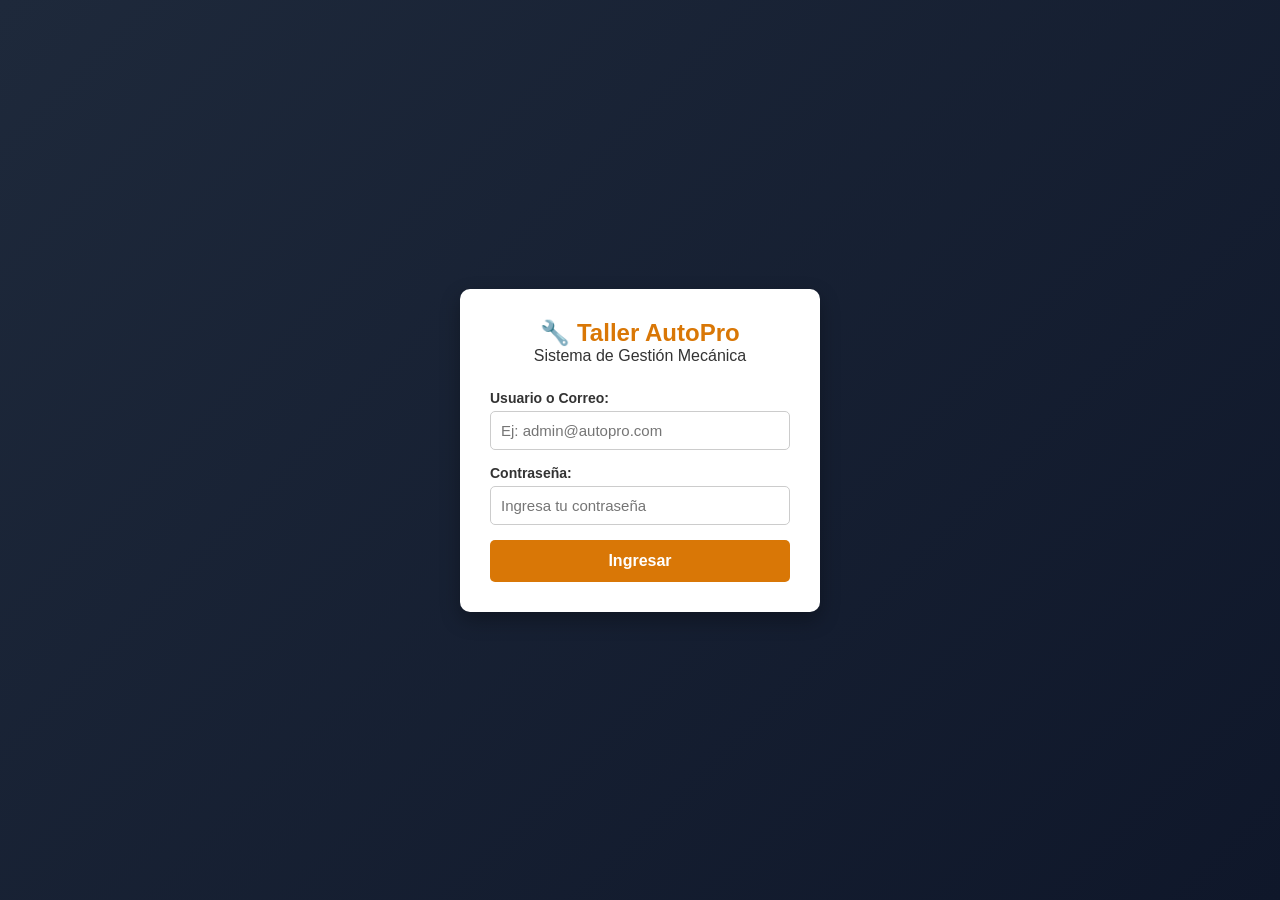
<file: index.html>
<!DOCTYPE html>
<html lang="es">
<head>
    <meta charset="UTF-8">
    <meta name="viewport" content="width=device-width, initial-scale=1.0">
    <title>Login - Taller Mecánico AutoPro</title>
    <link rel="stylesheet" href="css/estilos.css">
    <link rel="stylesheet" href="css/responsive.css">
</head>
<body class="fondo-login">
    <main class="contenedor-login">
        <section class="caja-login">
            <header>
                <h1>🔧 Taller AutoPro</h1>
                <p>Sistema de Gestión Mecánica</p>
            </header>
            
            <form id="formLogin">
                <div class="grupo-input">
                    <label for="usuario">Usuario o Correo:</label>
                    <input type="text" id="usuario" placeholder="Ej: admin@autopro.com">
                </div>
                
                <div class="grupo-input">
                    <label for="password">Contraseña:</label>
                    <input type="password" id="password" placeholder="Ingresa tu contraseña">
                </div>

                <p id="mensajeError" class="error-texto"></p>
                
                <button type="submit" class="btn-primario">Ingresar</button>
            </form>
        </section>
    </main>

    <script src="js/script.js"></script>
</body>
</html>
</file>
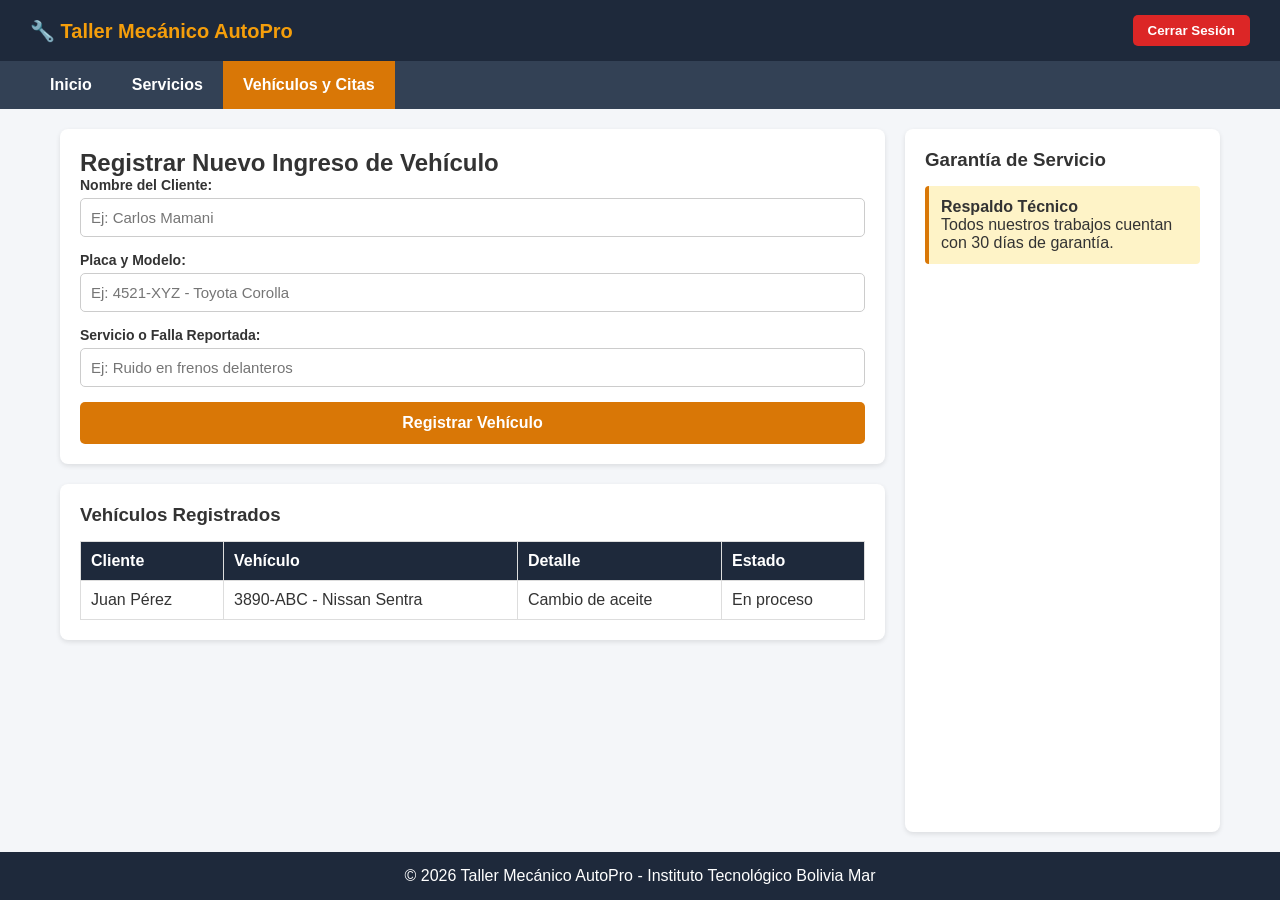
<file: pages/clientes.html>
<!DOCTYPE html>
<html lang="es">
<head>
    <meta charset="UTF-8">
    <meta name="viewport" content="width=device-width, initial-scale=1.0">
    <title>Vehículos y Citas - Taller Mecánico AutoPro</title>
    <link rel="stylesheet" href="../css/estilos.css">
    <link rel="stylesheet" href="../css/responsive.css">
</head>
<body>
    <header class="encabezado-principal">
        <div class="logo">🔧 Taller Mecánico AutoPro</div>
        <button id="btnCerrarSesion" class="btn-salir">Cerrar Sesión</button>
    </header>

    <nav class="menu-navegacion">
        <ul>
            <li><a href="inicio.html">Inicio</a></li>
            <li><a href="servicios.html">Servicios</a></li>
            <li><a href="clientes.html" class="activo">Vehículos y Citas</a></li>
        </ul>
    </nav>

    <div class="contenedor-principal">
        <main class="contenido-central">
            <section class="formulario-registro">
                <h2>Registrar Nuevo Ingreso de Vehículo</h2>
                <form id="formVehiculo">
                    <div class="grupo-input">
                        <label for="cliente">Nombre del Cliente:</label>
                        <input type="text" id="cliente" required placeholder="Ej: Carlos Mamani">
                    </div>
                    <div class="grupo-input">
                        <label for="placa">Placa y Modelo:</label>
                        <input type="text" id="placa" required placeholder="Ej: 4521-XYZ - Toyota Corolla">
                    </div>
                    <div class="grupo-input">
                        <label for="falla">Servicio o Falla Reportada:</label>
                        <input type="text" id="falla" required placeholder="Ej: Ruido en frenos delanteros">
                    </div>
                    <button type="submit" class="btn-primario">Registrar Vehículo</button>
                </form>
            </section>

            <section class="lista-vehiculos">
                <h3>Vehículos Registrados</h3>
                <table class="tabla-datos">
                    <thead>
                        <tr>
                            <th>Cliente</th>
                            <th>Vehículo</th>
                            <th>Detalle</th>
                            <th>Estado</th>
                        </tr>
                    </thead>
                    <tbody id="tablaCuerpo">
                        <tr>
                            <td>Juan Pérez</td>
                            <td>3890-ABC - Nissan Sentra</td>
                            <td>Cambio de aceite</td>
                            <td>En proceso</td>
                        </tr>
                    </tbody>
                </table>
            </section>
        </main>

        <aside class="barra-lateral">
            <h3>Garantía de Servicio</h3>
            <article class="aviso">
                <h4>Respaldo Técnico</h4>
                <p>Todos nuestros trabajos cuentan con 30 días de garantía.</p>
            </article>
        </aside>
    </div>

    <footer class="pie-pagina">
        <p>&copy; 2026 Taller Mecánico AutoPro - Instituto Tecnológico Bolivia Mar</p>
    </footer>

    <script src="../js/script.js"></script>
</body>
</html>
</file>
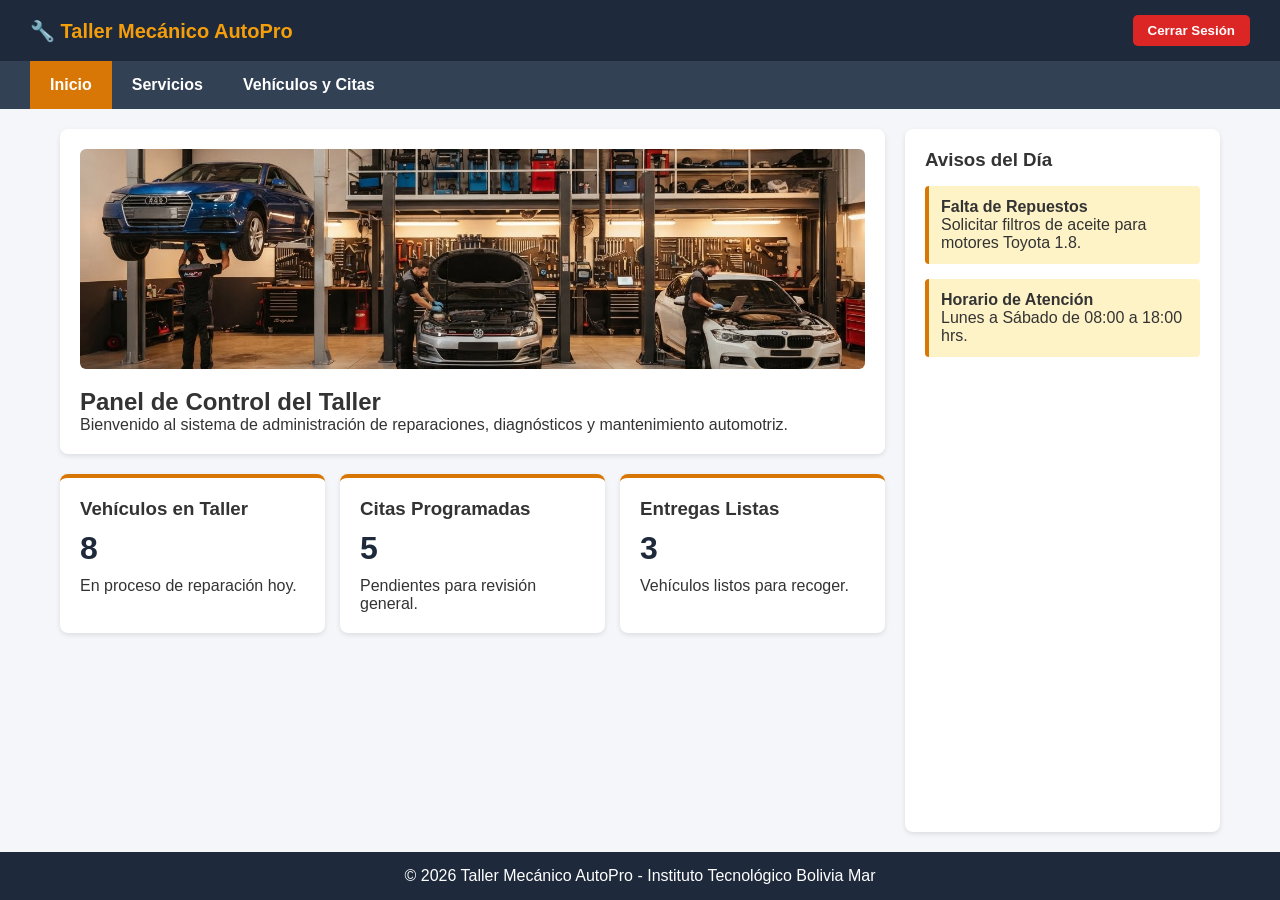
<file: pages/inicio.html>
<!DOCTYPE html>
<html lang="es">
<head>
    <meta charset="UTF-8">
    <meta name="viewport" content="width=device-width, initial-scale=1.0">
    <title>Inicio - Taller Mecánico AutoPro</title>
    <link rel="stylesheet" href="../css/estilos.css">
    <link rel="stylesheet" href="../css/responsive.css">
</head>
<body>
    <header class="encabezado-principal">
        <div class="logo">🔧 Taller Mecánico AutoPro</div>
        <button id="btnCerrarSesion" class="btn-salir">Cerrar Sesión</button>
    </header>

    <nav class="menu-navegacion">
        <ul>
            <li><a href="inicio.html" class="activo">Inicio</a></li>
            <li><a href="servicios.html">Servicios</a></li>
            <li><a href="clientes.html">Vehículos y Citas</a></li>
        </ul>
    </nav>

    <div class="contenedor-principal">
        <main class="contenido-central">
            <section class="tarjeta-bienvenida">
                <img src="../img/banner-taller.jpg" alt="Taller Mecánico AutoPro" class="img-banner">
                <h1>Panel de Control del Taller</h1>
                <p>Bienvenido al sistema de administración de reparaciones, diagnósticos y mantenimiento automotriz.</p>
            </section>


            <section class="grid-resumen">
                <article class="card-info">
                    <h3>Vehículos en Taller</h3>
                    <p class="numero-destacado">8</p>
                    <p>En proceso de reparación hoy.</p>
                </article>
                <article class="card-info">
                    <h3>Citas Programadas</h3>
                    <p class="numero-destacado">5</p>
                    <p>Pendientes para revisión general.</p>
                </article>
                <article class="card-info">
                    <h3>Entregas Listas</h3>
                    <p class="numero-destacado">3</p>
                    <p>Vehículos listos para recoger.</p>
                </article>
            </section>
        </main>

        <aside class="barra-lateral">
            <h3>Avisos del Día</h3>
            <article class="aviso">
                <h4>Falta de Repuestos</h4>
                <p>Solicitar filtros de aceite para motores Toyota 1.8.</p>
            </article>
            <article class="aviso">
                <h4>Horario de Atención</h4>
                <p>Lunes a Sábado de 08:00 a 18:00 hrs.</p>
            </article>
        </aside>
    </div>

    <footer class="pie-pagina">
        <p>&copy; 2026 Taller Mecánico AutoPro - Instituto Tecnológico Bolivia Mar</p>
    </footer>

    <script src="../js/script.js"></script>
</body>
</html>
</file>
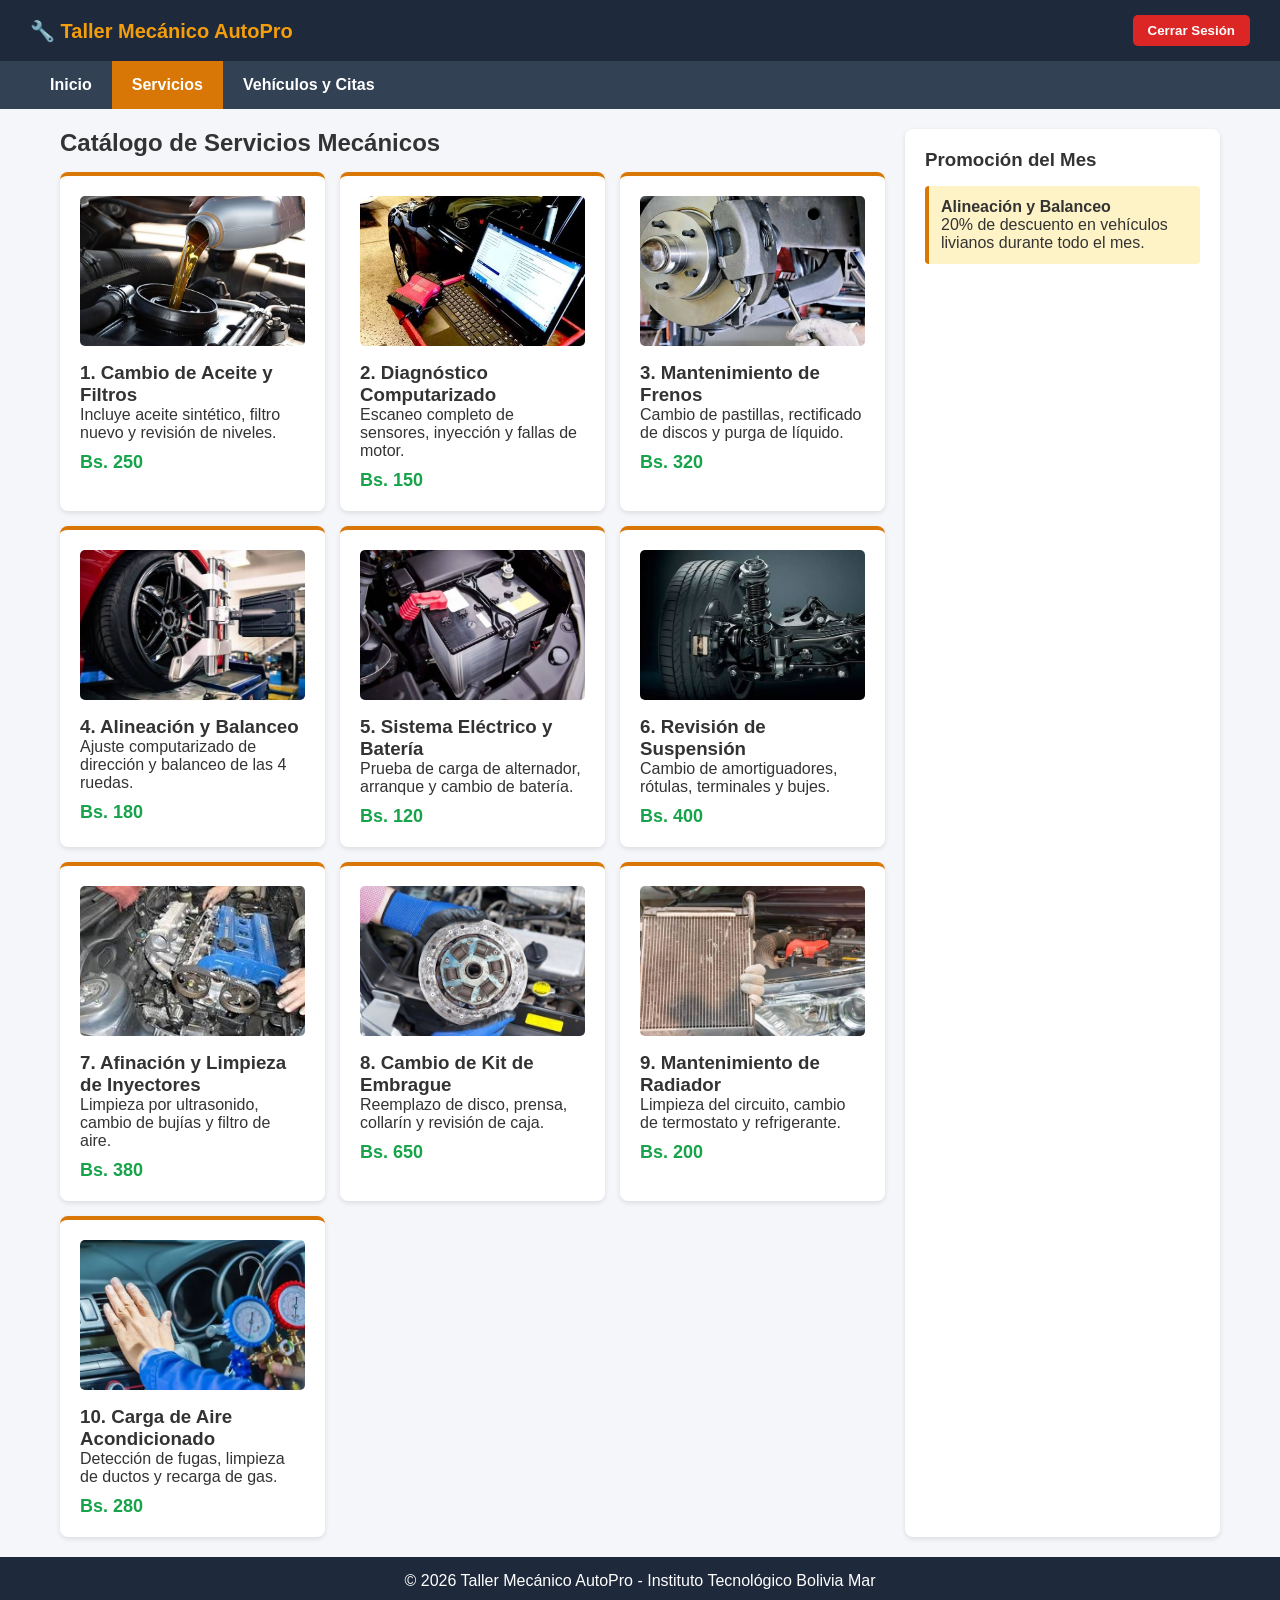
<file: pages/servicios.html>
<!DOCTYPE html>
<html lang="es">
<head>
    <meta charset="UTF-8">
    <meta name="viewport" content="width=device-width, initial-scale=1.0">
    <title>Servicios - Taller Mecánico AutoPro</title>
    <link rel="stylesheet" href="../css/estilos.css">
    <link rel="stylesheet" href="../css/responsive.css">
</head>
<body>
    <header class="encabezado-principal">
        <div class="logo">🔧 Taller Mecánico AutoPro</div>
        <button id="btnCerrarSesion" class="btn-salir">Cerrar Sesión</button>
    </header>

    <nav class="menu-navegacion">
        <ul>
            <li><a href="inicio.html">Inicio</a></li>
            <li><a href="servicios.html" class="activo">Servicios</a></li>
            <li><a href="clientes.html">Vehículos y Citas</a></li>
        </ul>
    </nav>

    <div class="contenedor-principal">
        <main class="contenido-central">
            <section>
                <h2>Catálogo de Servicios Mecánicos</h2>
                <div class="grid-resumen">
    <article class="card-info">
        <img src="../img/aceite.jpg" alt="Cambio de aceite" class="img-servicio">
        <h3>1. Cambio de Aceite y Filtros</h3>
        <p>Incluye aceite sintético, filtro nuevo y revisión de niveles.</p>
        <p class="precio">Bs. 250</p>
    </article>

    <article class="card-info">
        <img src="../img/diagnostico.jpg" alt="Diagnóstico computarizado" class="img-servicio">
        <h3>2. Diagnóstico Computarizado</h3>
        <p>Escaneo completo de sensores, inyección y fallas de motor.</p>
        <p class="precio">Bs. 150</p>
    </article>

    <article class="card-info">
        <img src="../img/frenos.jpg" alt="Mantenimiento de frenos" class="img-servicio">
        <h3>3. Mantenimiento de Frenos</h3>
        <p>Cambio de pastillas, rectificado de discos y purga de líquido.</p>
        <p class="precio">Bs. 320</p>
    </article>

    <article class="card-info">
        <img src="../img/alineacion.jpg" alt="Alineación y balanceo" class="img-servicio">
        <h3>4. Alineación y Balanceo</h3>
        <p>Ajuste computarizado de dirección y balanceo de las 4 ruedas.</p>
        <p class="precio">Bs. 180</p>
    </article>

    <article class="card-info">
        <img src="../img/bateria.jpg" alt="Sistema eléctrico y batería" class="img-servicio">
        <h3>5. Sistema Eléctrico y Batería</h3>
        <p>Prueba de carga de alternador, arranque y cambio de batería.</p>
        <p class="precio">Bs. 120</p>
    </article>

    <article class="card-info">
        <img src="../img/suspension.jpg" alt="Revisión de suspensión" class="img-servicio">
        <h3>6. Revisión de Suspensión</h3>
        <p>Cambio de amortiguadores, rótulas, terminales y bujes.</p>
        <p class="precio">Bs. 400</p>
    </article>

    <article class="card-info">
        <img src="../img/afinacion.jpg" alt="Afinación de motor" class="img-servicio">
        <h3>7. Afinación y Limpieza de Inyectores</h3>
        <p>Limpieza por ultrasonido, cambio de bujías y filtro de aire.</p>
        <p class="precio">Bs. 380</p>
    </article>

    <article class="card-info">
        <img src="../img/embrague.jpg" alt="Sistema de embrague" class="img-servicio">
        <h3>8. Cambio de Kit de Embrague</h3>
        <p>Reemplazo de disco, prensa, collarín y revisión de caja.</p>
        <p class="precio">Bs. 650</p>
    </article>

    <article class="card-info">
        <img src="../img/radiador.jpg" alt="Sistema de refrigeración" class="img-servicio">
        <h3>9. Mantenimiento de Radiador</h3>
        <p>Limpieza del circuito, cambio de termostato y refrigerante.</p>
        <p class="precio">Bs. 200</p>
    </article>

    <article class="card-info">
        <img src="../img/aire.jpg" alt="Aire acondicionado" class="img-servicio">
        <h3>10. Carga de Aire Acondicionado</h3>
        <p>Detección de fugas, limpieza de ductos y recarga de gas.</p>
        <p class="precio">Bs. 280</p>
    </article>
</div>


            </section>
        </main>

        <aside class="barra-lateral">
            <h3>Promoción del Mes</h3>
            <article class="aviso">
                <h4>Alineación y Balanceo</h4>
                <p>20% de descuento en vehículos livianos durante todo el mes.</p>
            </article>
        </aside>
    </div>

    <footer class="pie-pagina">
        <p>&copy; 2026 Taller Mecánico AutoPro - Instituto Tecnológico Bolivia Mar</p>
    </footer>

    <script src="../js/script.js"></script>
</body>
</html>
</file>
<file: css/estilos.css>
* {
    box-sizing: border-box;
    margin: 0;
    padding: 0;
    font-family: Arial, Helvetica, sans-serif;
}

body {
    background-color: #f4f6f9;
    color: #333;
    display: flex;
    flex-direction: column;
    min-height: 100vh;
}

/* --- ESTILOS DEL LOGIN --- */
.fondo-login {
    background: linear-gradient(135deg, #1e293b, #0f172a);
    justify-content: center;
    align-items: center;
}

.contenedor-login {
    width: 100%;
    max-width: 400px;
    padding: 20px;
}

.caja-login {
    background: #ffffff;
    padding: 30px;
    border-radius: 10px;
    box-shadow: 0 8px 20px rgba(0, 0, 0, 0.3);
}

.caja-login header {
    text-align: center;
    margin-bottom: 25px;
}

.caja-login h1 {
    color: #d97706;
    font-size: 24px;
}

.grupo-input {
    margin-bottom: 15px;
}

.grupo-input label {
    display: block;
    margin-bottom: 5px;
    font-weight: bold;
    font-size: 14px;
}

.grupo-input input {
    width: 100%;
    padding: 10px;
    border: 1px solid #ccc;
    border-radius: 5px;
    font-size: 15px;
}

.error-texto {
    color: #dc2626;
    font-size: 14px;
    margin-bottom: 15px;
    text-align: center;
    font-weight: bold;
}

.btn-primario {
    width: 100%;
    padding: 12px;
    background-color: #d97706;
    color: white;
    border: none;
    border-radius: 5px;
    font-size: 16px;
    font-weight: bold;
    cursor: pointer;
}

.btn-primario:hover {
    background-color: #b45309;
}

/* --- ESTRUCTURA PRINCIPAL --- */
.encabezado-principal {
    background-color: #1e293b;
    color: white;
    padding: 15px 30px;
    display: flex;
    justify-content: space-between;
    align-items: center;
}

.logo {
    font-size: 20px;
    font-weight: bold;
    color: #f59e0b;
}

.btn-salir {
    background-color: #dc2626;
    color: white;
    border: none;
    padding: 8px 15px;
    border-radius: 5px;
    cursor: pointer;
    font-weight: bold;
}

.menu-navegacion {
    background-color: #334155;
}

.menu-navegacion ul {
    list-style: none;
    display: flex;
    padding: 0 30px;
}

.menu-navegacion a {
    display: block;
    color: white;
    text-decoration: none;
    padding: 15px 20px;
    font-weight: bold;
}

.menu-navegacion a:hover, .menu-navegacion a.activo {
    background-color: #d97706;
}

.contenedor-principal {
    display: flex;
    flex: 1;
    max-width: 1200px;
    width: 100%;
    margin: 20px auto;
    gap: 20px;
    padding: 0 20px;
}

.contenido-central {
    flex: 3;
}

.barra-lateral {
    flex: 1;
    background: white;
    padding: 20px;
    border-radius: 8px;
    box-shadow: 0 2px 5px rgba(0,0,0,0.1);
}

.tarjeta-bienvenida, .formulario-registro, .lista-vehiculos {
    background: white;
    padding: 20px;
    border-radius: 8px;
    margin-bottom: 20px;
    box-shadow: 0 2px 5px rgba(0,0,0,0.1);
}

.grid-resumen {
    display: grid;
    grid-template-columns: repeat(3, 1fr);
    gap: 15px;
    margin-top: 15px;
}

.card-info {
    background: white;
    padding: 20px;
    border-radius: 8px;
    border-top: 4px solid #d97706;
    box-shadow: 0 2px 5px rgba(0,0,0,0.1);
}

.numero-destacado {
    font-size: 32px;
    font-weight: bold;
    color: #1e293b;
    margin: 10px 0;
}

.precio {
    font-size: 18px;
    font-weight: bold;
    color: #16a34a;
    margin-top: 10px;
}

.aviso {
    background: #fef3c7;
    padding: 12px;
    border-left: 4px solid #d97706;
    margin-top: 15px;
    border-radius: 4px;
}

.tabla-datos {
    width: 100%;
    border-collapse: collapse;
    margin-top: 15px;
}

.tabla-datos th, .tabla-datos td {
    border: 1px solid #ddd;
    padding: 10px;
    text-align: left;
}

.tabla-datos th {
    background-color: #1e293b;
    color: white;
}

.pie-pagina {
    background-color: #1e293b;
    color: white;
    text-align: center;
    padding: 15px;
    margin-top: auto;
}

/* --- ESTILOS DE IMÁGENES --- */
.img-banner {
    width: 100%;
    height: 220px;
    object-fit: cover;
    border-radius: 6px;
    margin-bottom: 15px;
}

.img-servicio {
    width: 100%;
    height: 150px;
    object-fit: cover;
    border-radius: 5px;
    margin-bottom: 12px;
}
</file>
<file: css/responsive.css>
/* Adaptación para Tablets (hasta 900px) */
@media (max-width: 900px) {
    .contenedor-principal {
        flex-direction: column;
    }

    .grid-resumen {
        grid-template-columns: repeat(2, 1fr);
    }
}

/* Adaptación para Celulares (hasta 600px) */
@media (max-width: 600px) {
    .encabezado-principal {
        flex-direction: column;
        gap: 10px;
        text-align: center;
    }

    .menu-navegacion ul {
        flex-direction: column;
        padding: 0;
    }

    .menu-navegacion a {
        text-align: center;
        border-bottom: 1px solid #475569;
    }

    .grid-resumen {
        grid-template-columns: 1fr;
    }

    .tabla-datos {
        display: block;
        overflow-x: auto;
    }
}
</file>
